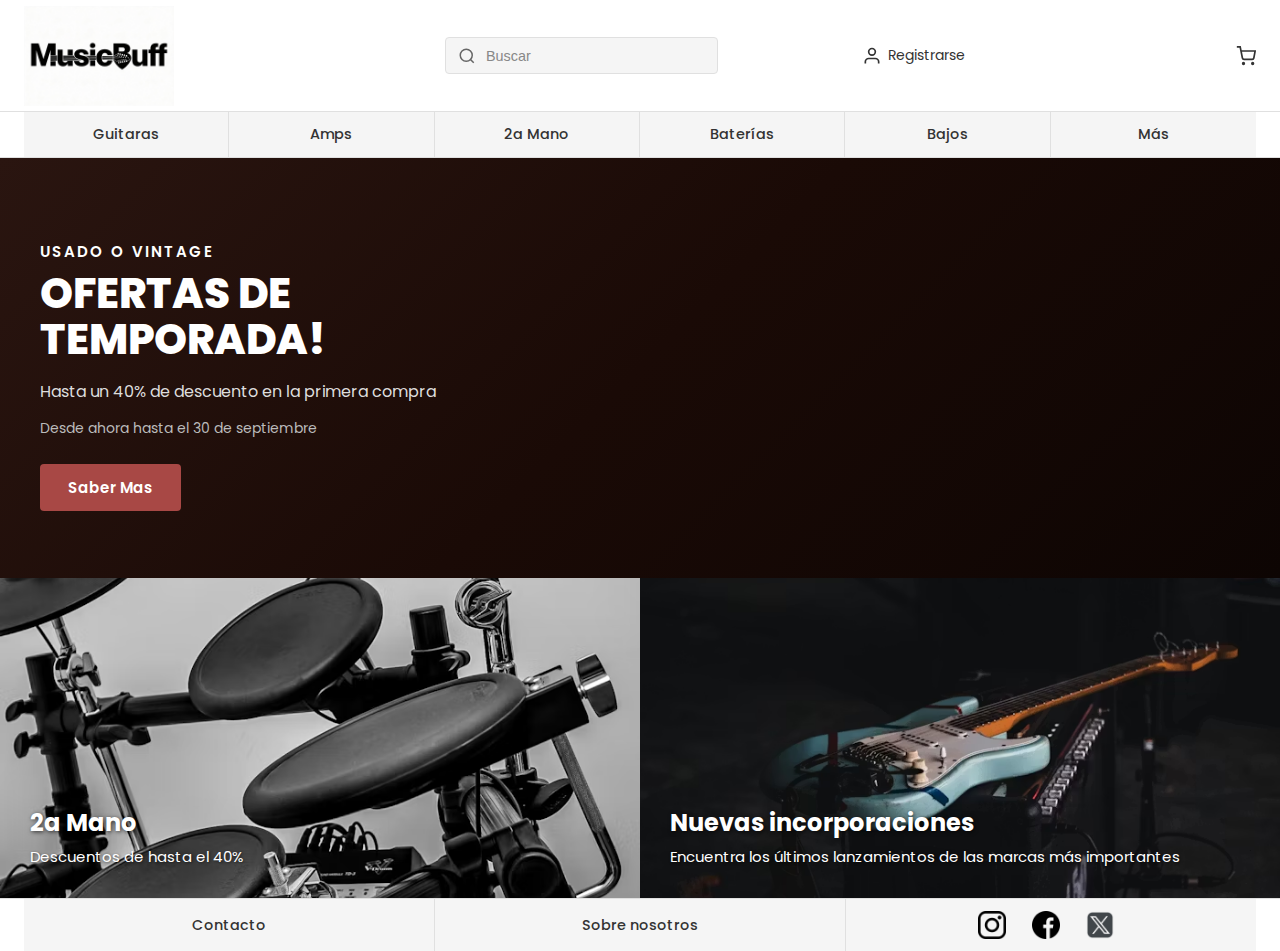
<file: index.html>
<!DOCTYPE html>
<html lang="en">
<head>
  <meta charset="UTF-8">
  <meta name="viewport" content="width=device-width, initial-scale=1.0">
  <title>Music Buff – Instrumentos y quipo musical</title>
  <link rel="icon" href="img/favicon.jpg" type="image/jpeg">
  <link rel="stylesheet" href="CSS/style.css">
</head>
<body>
  <!-- SECCIÓN: Encabezado - logo, búsqueda, iniciar sesión, carrito -->
  <header>
    <div class="header-top">
      <a href="/" class="logo-wrap">
        <img src="img/Logo.png" alt="Music Buff" class="logo-img">
      </a>
      <div class="search-and-signin">
        <div class="search-wrap">
          <input type="search" class="search-bar" placeholder="Buscar" aria-label="Search">
        </div>
        <a href="#signin" class="header-signin">
          <svg xmlns="http://www.w3.org/2000/svg" viewBox="0 0 24 24" fill="none" stroke="currentColor" stroke-width="2"><path d="M20 21v-2a4 4 0 0 0-4-4H8a4 4 0 0 0-4 4v2"/><circle cx="12" cy="7" r="4"/></svg>
          Registrarse
        </a>
      </div>
      <div class="header-actions">
        <a href="#cart" aria-label="Cart">
          <svg xmlns="http://www.w3.org/2000/svg" viewBox="0 0 24 24" fill="none" stroke="currentColor" stroke-width="2"><circle cx="9" cy="21" r="1"/><circle cx="20" cy="21" r="1"/><path d="M1 1h4l2.68 13.39a2 2 0 0 0 2 1.61h9.72a2 2 0 0 0 2-1.61L23 6H6"/></svg>
        </a>
      </div>
    </div>
    <!-- SECCIÓN: Navegación - enlaces principales de categorías -->
    <nav class="nav-main">
      <div class="nav-main-inner">
        <ul class="nav-links">
          <li><a href="#guitars">Guitaras</a></li>
          <li><a href="#amps">Amps</a></li>
          <li><a href="#2ndhand">2a Mano</a></li>
          <li><a href="#drums">Baterías</a></li>
          <li><a href="#bass">Bajos</a></li>
          <li><a href="#more">Más</a></li>
        </ul>
      </div>
    </nav>
  </header>

  <!-- SECCIÓN: Contenido principal -->
  <main>
    <!-- Subsección: Hero - cartel de oferta destacada -->
    <section class="hero" aria-label="Featured offer">
      <div class="hero-content">
        <p class="hero-label">Usado o vintage</p>
        <h1 class="hero-title">Ofertas de Temporada!</h1>
        <p class="hero-sub"> Hasta un 40% de descuento en la primera compra</p>
        <p class="hero-date">Desde ahora hasta el 30 de septiembre</p>
        <a href="deals.html" class="hero-cta">Saber Mas</a>
      </div>
    </section>

    <!-- Subsección: Promociones/Tarjetas - enlaces rápidos a promociones -->
    <section class="cards-section" aria-label="Promotions">
      <!-- Tarjeta 1: enlace a la página de descuentos/segunda mano -->
      <a href="deals.html" class="card">
        <div class="card-content">
          <h2 class="card-title">2a Mano</h2>
          <p class="card-desc">Descuentos de hasta el 40% </p>
        </div>
      </a>
      <!-- Tarjeta 2: enlace a la página de novedades / portfolio -->
      <a href="newarrivals.html" class="card">
        <div class="card-content">
          <h2 class="card-title">Nuevas incorporaciones</h2>
          <p class="card-desc">Encuentra los últimos lanzamientos de las marcas más importantes</p>
        </div>
      </a>
    </section>
  </main>

  <footer class="site-footer">
    <div class="footer-blocks">
      <div class="footer-block"><a href="contacto.html">Contacto</a></div>
      <div class="footer-block"><a href="learn.html">Sobre nosotros</a></div>
      <div class="footer-block footer-social">
        <span class="footer-icon" aria-label="Instagram">
          <img src="img/logotipo-de-instagram.png" alt="Instagram">
        </span>
        <span class="footer-icon" aria-label="Facebook">
          <img src="img/facebook.png" alt="Facebook">
        </span>
        <span class="footer-icon" aria-label="Logotipos">
          <img src="img/logotipos.png" alt="Logotipos">
        </span>
      </div>
    </div>
  </footer>
</body>
</html>
</file>
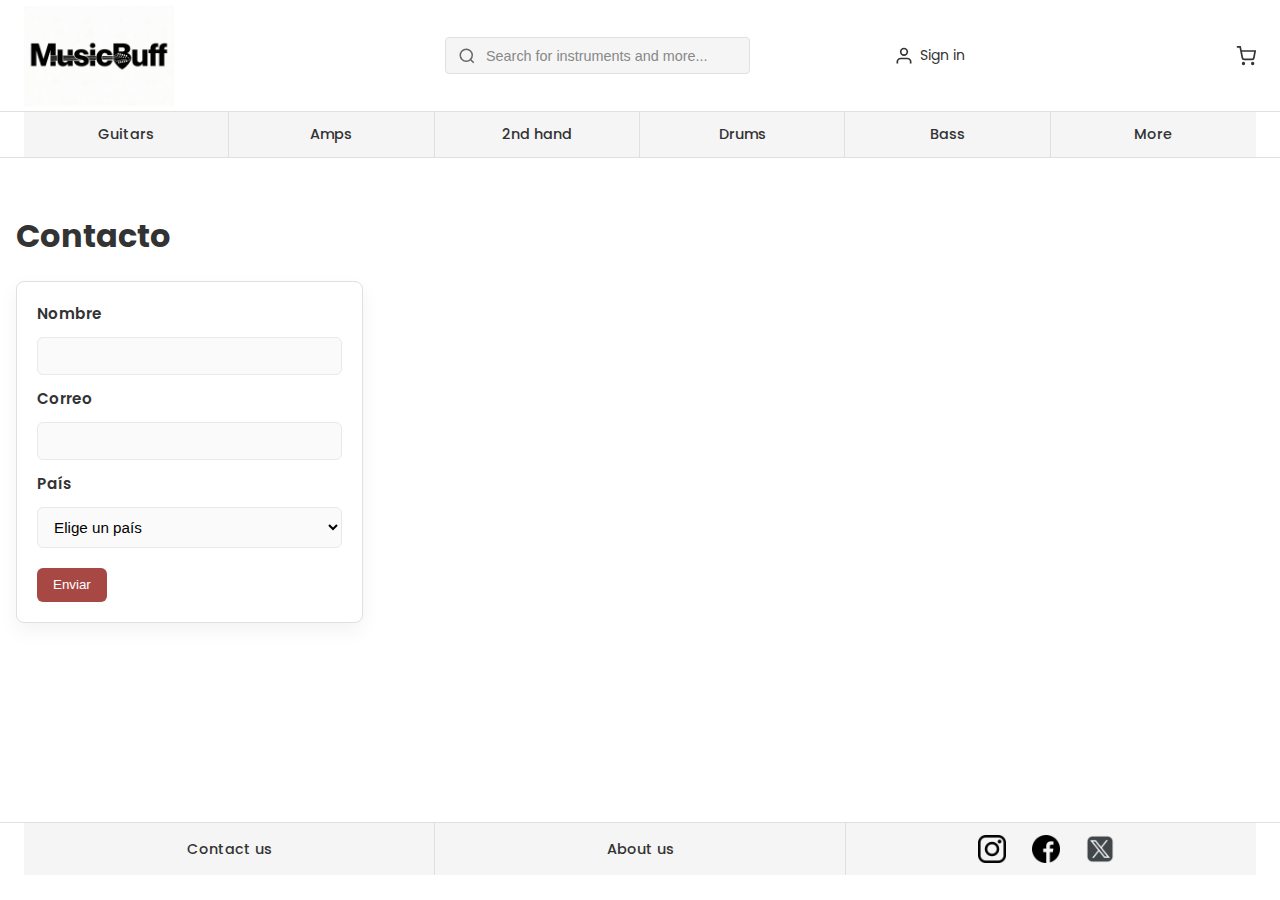
<file: contacto.html>
<!DOCTYPE html>
<html lang="es">
<head>
  <meta charset="UTF-8">
  <meta name="viewport" content="width=device-width, initial-scale=1.0">
  <title>Contacto - Music Buff</title>
  <link rel="icon" href="img/favicon.jpg" type="image/jpeg">
  <link rel="stylesheet" href="CSS/style.css">
  <link rel="stylesheet" href="CSS/contacto.css">
</head>
<body>
  <!-- SECCIÓN: Encabezado - logo, búsqueda, iniciar sesión, carrito -->
  <header>
    <div class="header-top">
      <a href="/" class="logo-wrap">
        <img src="img/Logo.png" alt="Music Buff" class="logo-img">
      </a>
      <div class="search-and-signin">
        <div class="search-wrap">
          <input type="search" class="search-bar" placeholder="Search for instruments and more..." aria-label="Search">
        </div>
        <a href="#signin" class="header-signin">
          <svg xmlns="http://www.w3.org/2000/svg" viewBox="0 0 24 24" fill="none" stroke="currentColor" stroke-width="2"><path d="M20 21v-2a4 4 0 0 0-4-4H8a4 4 0 0 0-4 4v2"/><circle cx="12" cy="7" r="4"/></svg>
          Sign in
        </a>
      </div>
      <div class="header-actions">
        <a href="#cart" aria-label="Cart">
          <svg xmlns="http://www.w3.org/2000/svg" viewBox="0 0 24 24" fill="none" stroke="currentColor" stroke-width="2"><circle cx="9" cy="21" r="1"/><circle cx="20" cy="21" r="1"/><path d="M1 1h4l2.68 13.39a2 2 0 0 0 2 1.61h9.72a2 2 0 0 0 2-1.61L23 6H6"/></svg>
        </a>
      </div>
    </div>
    <!-- SECCIÓN: Navegación - enlaces principales de categorías -->
    <nav class="nav-main">
      <div class="nav-main-inner">
        <ul class="nav-links">
          <li><a href="#guitars">Guitars</a></li>
          <li><a href="#amps">Amps</a></li>
          <li><a href="#2ndhand">2nd hand</a></li>
          <li><a href="#drums">Drums</a></li>
          <li><a href="#bass">Bass</a></li>
          <li><a href="#more">More</a></li>
        </ul>
      </div>
    </nav>
  </header>

  <!-- SECCIÓN: Contenido principal - Formulario de contacto -->
  <main>
    <div class="contact-container">
      <section class="contact-section" aria-label="Formulario de contacto">
        <div class="container">
          <div class="contact-left">
            <h1>Contacto</h1>
            <form action="#" method="post" class="contact-form">
              <label for="name">Nombre</label>
              <input type="text" id="name" name="name" required>

              <label for="email">Correo</label>
              <input type="email" id="email" name="email" required>

              <label for="country">País</label>
              <select id="country" name="country" required>
                <option value="">Elige un país</option>
                <option value="es">España</option>
                <option value="it">Italia</option>
                <option value="us">EEUU</option>
                <option value="gb">Inglaterra</option>
              </select>

              <button type="submit" class="btn">Enviar</button>
            </form>
          </div>
          <div class="contact-right" aria-hidden="true"></div>
        </div>
      </section>
<!--seccion de iframe para mapa de google-->
      <iframe src="https://www.google.com/maps/embed?pb=!4v1771149703894!6m8!1m7!1sp4TQLvNBXeH2f0UzHAdMTg!2m2!1d28.1310122652378!2d-15.44357846771707!3f293.7280259688382!4f5.436987297053577!5f0.7820865974627469" width="600" height="450" style="border:0;" allowfullscreen="" loading="lazy" referrerpolicy="no-referrer-when-downgrade"></iframe>
    </div>

  </main>

  <footer class="site-footer">
    <div class="footer-blocks">
      <div class="footer-block">Contact us</div>
      <div class="footer-block">About us</div>
      <div class="footer-block footer-social">
        <span class="footer-icon" aria-label="Instagram">
          <img src="img/logotipo-de-instagram.png" alt="Instagram">
        </span>
        <span class="footer-icon" aria-label="Facebook">
          <img src="img/facebook.png" alt="Facebook">
        </span>
        <span class="footer-icon" aria-label="Logotipos">
          <img src="img/logotipos.png" alt="Logotipos">
        </span>
      </div>
    </div>
  </footer>
</body>
</html>
</file>
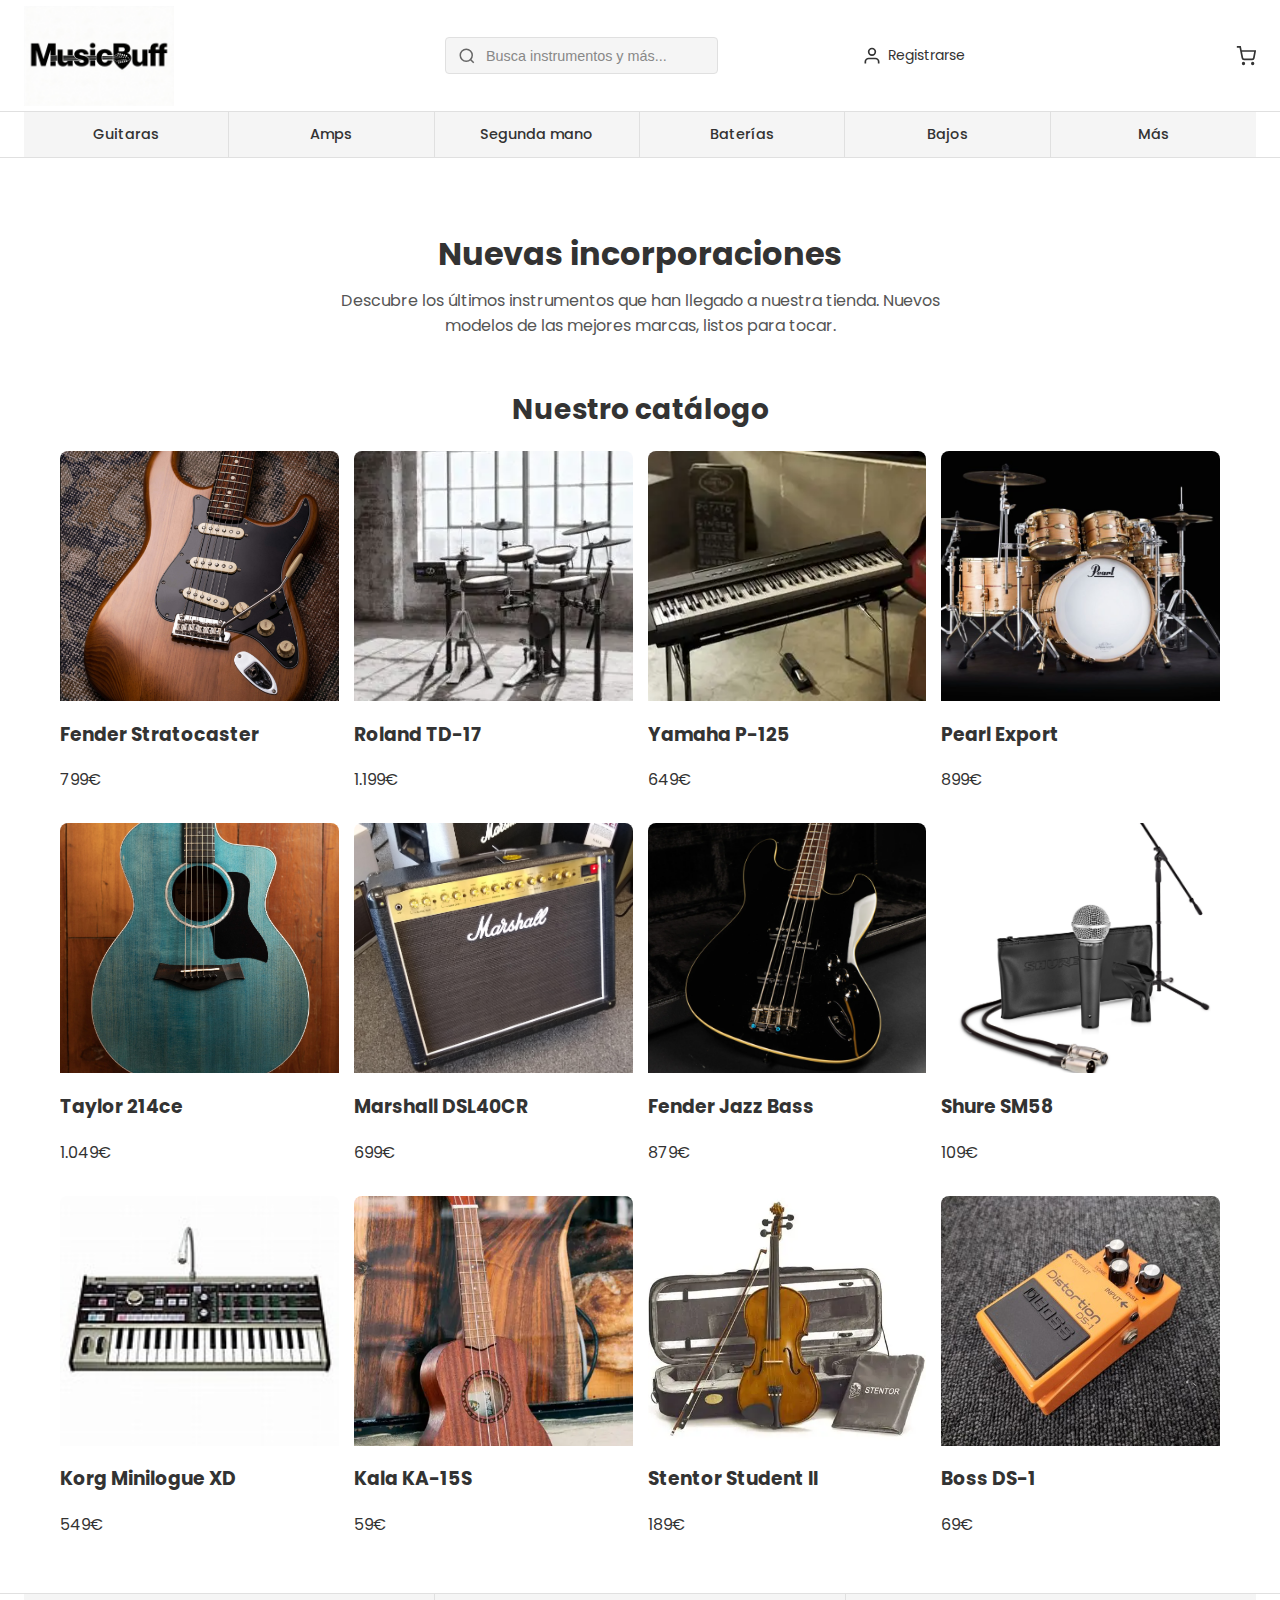
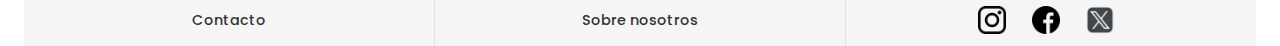
<file: newarrivals.html>
<!DOCTYPE html>
<html lang="es">
<head>
  <meta charset="UTF-8">
  <meta name="viewport" content="width=device-width, initial-scale=1.0">
  <title>Nuevas incorporaciones - Music Buff</title>
  <link rel="icon" href="img/favicon.jpg" type="image/jpeg">
  <link rel="stylesheet" href="CSS/style.css">
  <!-- css de esta pagina -->
  <link rel="stylesheet" href="CSS/newarrivals.css">
</head>
<body>

  <!-- header igual que en las demas paginas -->
  <header>
    <div class="header-top">
      <a href="index.html" class="logo-wrap">
        <img src="img/Logo.png" alt="Music Buff" class="logo-img">
      </a>
      <div class="search-and-signin">
        <div class="search-wrap">
          <input type="search" class="search-bar" placeholder="Busca instrumentos y más..." aria-label="Buscar">
        </div>
        <a href="#signin" class="header-signin">
          <svg xmlns="http://www.w3.org/2000/svg" viewBox="0 0 24 24" fill="none" stroke="currentColor" stroke-width="2"><path d="M20 21v-2a4 4 0 0 0-4-4H8a4 4 0 0 0-4 4v2"/><circle cx="12" cy="7" r="4"/></svg>
          Registrarse
        </a>
      </div>
      <div class="header-actions">
        <a href="#cart" aria-label="Carrito">
          <svg xmlns="http://www.w3.org/2000/svg" viewBox="0 0 24 24" fill="none" stroke="currentColor" stroke-width="2"><circle cx="9" cy="21" r="1"/><circle cx="20" cy="21" r="1"/><path d="M1 1h4l2.68 13.39a2 2 0 0 0 2 1.61h9.72a2 2 0 0 0 2-1.61L23 6H6"/></svg>
        </a>
      </div>
    </div>
    <!-- Navegación principal -->
    <nav class="nav-main">
      <div class="nav-main-inner">
        <ul class="nav-links">
          <li><a href="index.html">Guitaras</a></li>
          <li><a href="#amps">Amps</a></li>
          <li><a href="deals.html">Segunda mano</a></li>
          <li><a href="#drums">Baterías</a></li>
          <li><a href="#bass">Bajos</a></li>
          <li><a href="#more">Más</a></li>
        </ul>
      </div>
    </nav>
  </header>

  <main>

    <!-- introduccion -->
    <section class="arrivals-intro">
      <h1>Nuevas incorporaciones</h1>
      <p>Descubre los últimos instrumentos que han llegado a nuestra tienda.
         Nuevos modelos de las mejores marcas, listos para tocar.</p>
    </section>

    <!-- portfolio / galeria de productos con efecto hover -->
    <section class="portfolio-section">
      <h2>Nuestro catálogo</h2>

      <div class="portfolio-grid" id="portfolio">

        <!-- item 1 -->
        <div class="portfolio-item">
          <img src="img/STRAt.png" alt="Guitarra eléctrica Fender Stratocaster azul">
          <div class="portfolio-overlay">
            <h3>Fender Stratocaster</h3>
            <p>799€</p>
          </div>
        </div>

        <!-- item 2 -->
        <div class="portfolio-item">
          <img src="img/Rolland.png" alt="Batería electrónica Roland TD-17">
          <div class="portfolio-overlay">
            <h3>Roland TD-17</h3>
            <p>1.199€</p>
          </div>
        </div>

        <!-- item 3 -->
        <div class="portfolio-item">
          <img src="img/yamaha125.png" alt="Piano digital Yamaha P-125">
          <div class="portfolio-overlay">
            <h3>Yamaha P-125</h3>
            <p>649€</p>
          </div>
        </div>

        <!-- item 4 -->
        <div class="portfolio-item">
          <img src="img/pearlexport.png" alt="Batería acústica Pearl Export">
          <div class="portfolio-overlay">
            <h3>Pearl Export</h3>
            <p>899€</p>
          </div>
        </div>

        <!-- el resto de items usan imagenes de picsum.photos como placeholder -->
        <div class="portfolio-item">
          <img src="img/taylor1.jpg" alt="Guitarra acústica Taylor modelo 214ce">
          <div class="portfolio-overlay">
            <h3>Taylor 214ce</h3>
            <p>1.049€</p>
          </div>
        </div>

        <div class="portfolio-item">
          <img src="img/Marshal.png" alt="Amplificador Marshall DSL40CR">
          <div class="portfolio-overlay">
            <h3>Marshall DSL40CR</h3>
            <p>699€</p>
          </div>
        </div>

        <div class="portfolio-item">
          <img src="img/jasbass.png" alt="Bajo eléctrico Fender Jazz Bass">
          <div class="portfolio-overlay">
            <h3>Fender Jazz Bass</h3>
            <p>879€</p>
          </div>
        </div>

        <div class="portfolio-item">
          <img src="img/shuremic.png" alt="Micrófono Shure SM58 para vocalistas">
          <div class="portfolio-overlay">
            <h3>Shure SM58</h3>
            <p>109€</p>
          </div>
        </div>

        <div class="portfolio-item">
          <img src="img/Korgkeyboard.jfif" alt="Teclado sintetizador Korg Minilogue XD">
          <div class="portfolio-overlay">
            <h3>Korg Minilogue XD</h3>
            <p>549€</p>
          </div>
        </div>

        <div class="portfolio-item">
          <img src="img/KalaUkelele.png" alt="Ukulele Kala KA-15S soprano">
          <div class="portfolio-overlay">
            <h3>Kala KA-15S</h3>
            <p>59€</p>
          </div>
        </div>

        <div class="portfolio-item">
          <img src="img/Stentorviolin.png" alt="Violín Stentor Student modelo II">
          <div class="portfolio-overlay">
            <h3>Stentor Student II</h3>
            <p>189€</p>
          </div>
        </div>

        <div class="portfolio-item">
          <img src="img/bossfooter.jpg" alt="Pedal de efectos Boss DS-1 Distortion">
          <div class="portfolio-overlay">
            <h3>Boss DS-1</h3>
            <p>69€</p>
          </div>
        </div>

      </div>
    </section>
  </main>

  <!-- footer -->
  <footer class="site-footer">
    <div class="footer-blocks">
      <div class="footer-block"><a href="contacto.html">Contacto</a></div>
      <div class="footer-block"><a href="learn.html">Sobre nosotros</a></div>
      <div class="footer-block footer-social">
        <span class="footer-icon" aria-label="Instagram">
          <img src="img/logotipo-de-instagram.png" alt="Instagram">
        </span>
        <span class="footer-icon" aria-label="Facebook">
          <img src="img/facebook.png" alt="Facebook">
        </span>
        <span class="footer-icon" aria-label="Logotipos">
          <img src="img/logotipos.png" alt="Logotipos">
        </span>
      </div>
    </div>
  </footer>

</body>
</html>
</file>
<file: CSS/contacto.css>
/* CONTACTO: estilos específicos para la página de contacto */

/* Contenedor principal que agrupa el formulario y el mapa en dos columnas */
.contact-container {
  max-width: 1400px;
  margin: 2rem auto;
  display: flex;
  gap: 2rem;
  align-items: flex-start;
  padding: 0 1rem;
}

/* Sección del formulario -  (flex: 0.4 la hace más fina) */
.contact-section {
  flex: 0.4;
  min-width: 0;
}

/* Contenedor interno del formulario */
.contact-section .container {
  display: flex;
  flex-direction: column;
  gap: 1rem;
}

/* Columna izquierda - ancho completo del contenedor */
.contact-left { width: 100%; }
.contact-right { flex: 1; }

/* iframe del mapa */
.contact-container iframe {
  flex: 1;
  min-width: 0;
  width: 100%;
  height: 600px; /* Mapa más largo */
}
.contact-form {
  width: 100%;
  background: #FFFFFF;
  border: 1px solid #e0e0e0;
  padding: 1.25rem;
  border-radius: 8px;
  box-shadow: 0 8px 20px rgba(15,15,15,0.05);
  display: flex;
  flex-direction: column;
  gap: 0.75rem;
}

/* Estilo de las etiquetas - letra más gruesa y legible */
.contact-form label { 
  font-weight: 600; 
  font-size: 0.95rem; 
}

/* Estilos de inputs y selects - bordes sutiles y fondo claro */
.contact-form input[type="text"],
.contact-form input[type="email"],
.contact-form select {
  width: 100%;
  padding: 0.6rem 0.75rem;
  border: 1px solid #e9e9e9;
  border-radius: 6px;
  background: #fafafa;
  font-size: 0.95rem;
}

/* Los radio y checkbox no deben ocupar todo el ancho */
.contact-form input[type="radio"],
.contact-form input[type="checkbox"] {
  width: auto;
}

/* Enfoque en inputs - cambio de color y fondo cuando están activos */
.contact-form input:focus,
.contact-form select:focus { 
  outline: none; 
  border-color: #a84845; 
  background: #fff; 
}

/* Botón de envío - estilos personalizados con color rojo */
.contact-form .btn {
  margin-top: 0.5rem;
  align-self: flex-start;
  padding: 0.6rem 1rem;
  background: #a84845;
  color: #fff;
  border: none;
  border-radius: 6px;
  cursor: pointer;
}
/* fieldset de los radios */
.contact-fieldset {
  border: 1px solid #e9e9e9;
  border-radius: 6px;
  padding: 10px;
  margin: 0;
}
.contact-fieldset legend {
  font-weight: 600;
  font-size: 15px;
}
.contact-fieldset label {
  display: block;
  margin: 5px 0;
  font-weight: 400;
}

/* checkbox de condiciones */
.checkbox-label {
  display: flex;
  align-items: center;
  gap: 8px;
  font-size: 14px;
}

/* Media query para pantallas pequeñas - apila las columnas verticalmente */
@media (max-width: 900px) {
  .contact-container {
    flex-direction: column; /* Cambia las columnas a filas */
    padding: 0 1rem;
  }
  .contact-section { width: 100%; }
  
  /* En móviles, el mapa es más corto */
  .contact-container iframe {
    width: 100%;
    height: 300px;
  }
  .contact-left { max-width: none; }
  .contact-form { width: 100%; }
}

/* movil */
@media (max-width: 480px) {
  .contact-left h1 { font-size: 22px; }
  .contact-form label { font-size: 13px; }
  .contact-form input,
  .contact-form select { font-size: 13px; padding: 8px; }
  .contact-container iframe { height: 250px; }
}
</file>
<file: CSS/newarrivals.css>
/* estilos de la pagina de novedades */

/* titulo */
.arrivals-intro {
  max-width: 900px;
  margin: 30px auto;
  padding: 20px;
  text-align: center;
}

.arrivals-intro h1 {
  font-size: 32px;
  margin-bottom: 10px;
}

.arrivals-intro p {
  color: #555;
  max-width: 600px;
  margin: 0 auto;
  line-height: 1.6;
}

/* seccion del portfolio */
.portfolio-section {
  max-width: 1200px;
  margin: 0 auto;
  margin-bottom: 40px;
  padding: 0 20px;
}

.portfolio-section h2 {
  text-align: center;
  font-size: 28px;
  margin-bottom: 20px;
}

/* grid de 4 columnas para las imagenes */
.portfolio-grid {
  display: grid;
  grid-template-columns: repeat(4, 1fr);
  gap: 15px;
}

/* overflow hidden para que el zoom no se salga del cuadro */
.portfolio-item {
  position: relative;
  overflow: hidden;
  border-radius: 8px;
}

.portfolio-item img {
  width: 100%;
  height: 250px;
  object-fit: cover;
  display: block;
  transition: transform 0.4s;
}

/* tablet */
@media (max-width: 900px) {
  .portfolio-grid {
    grid-template-columns: repeat(2, 1fr);
  }
  .arrivals-intro h1 {
    font-size: 26px;
  }
  .info-cards {
    flex-direction: column;
  }
}

/* movil */
@media (max-width: 480px) {
  .portfolio-grid {
    grid-template-columns: 1fr;
  }
  .arrivals-intro h1 {
    font-size: 22px;
  }
  .portfolio-item img {
    height: 200px;
  }
}
</file>
<file: CSS/style.css>
/* fuente de google fonts */
@import url('https://fonts.googleapis.com/css2?family=Poppins:wght@400;500;600;700;800&display=swap');

/* reseteo y fuente */
*, *::before, *::after { box-sizing: border-box; }
body { margin: 0; font-family: 'Poppins', sans-serif; color: #333; }

/* ENCABEZADO: Franja superior
  Contiene: logo, búsqueda, enlace para iniciar sesión y acceso al carrito
*/
.header-top {
  background: #FFFFFF;
  border-bottom: 1px solid #e0e0e0;
  padding: 0.35rem 1.5rem;
  display: flex;
  align-items: center;
  justify-content: space-between;
  gap: 1rem;
  flex-wrap: wrap;
}

/* Logo - contenedor del logotipo */
.logo-wrap {
  display: flex;
  align-items: center;
  text-decoration: none;
  color: inherit;
}

.logo-wrap .logo-img {
  display: block;
  max-height: 100px;
  width: auto;
  object-fit: contain;
}

/* Búsqueda y acceso de usuario
   contenedor del buscador y enlace de inicio de sesión
*/
.search-and-signin {
  display: flex;
  align-items: center;
  gap: 9rem;
  flex: 1;
  max-width: 520px;
  margin: 0 auto;
}
.search-wrap {
  flex: 1;
  min-width: 0;
}
.search-bar {
  width: 100%;
  padding: 0.6rem 1rem 0.6rem 2.5rem;
  border: 1px solid #e0e0e0;
  border-radius: 4px;
  background: #f5f5f5;
  font-size: 0.9rem;
  background-image: url("data:image/svg+xml,%3Csvg xmlns='http://www.w3.org/2000/svg' width='18' height='18' viewBox='0 0 24 24' fill='none' stroke='%23666' stroke-width='2'%3E%3Ccircle cx='11' cy='11' r='8'/%3E%3Cpath d='m21 21-4.35-4.35'/%3E%3C/svg%3E");
  background-repeat: no-repeat;
  background-position: 0.75rem center;
}
.search-bar::placeholder { color: #888; }
.search-bar:focus { outline: none; border-color: #a84845; background-color: #FFFFFF; }

/* Enlace 'Iniciar sesión' */
.header-signin {
  display: flex;
  align-items: center;
  gap: 0.35rem;
  color: #333;
  text-decoration: none;
  font-size: 0.875rem;
  flex-shrink: 0;
}
.header-signin:hover { color: #8b3a37; }
.header-signin svg { width: 20px; height: 20px; flex-shrink: 0; }
/* Acciones del encabezado (p. ej. carrito) */
.header-actions {
  display: flex;
  align-items: center;
  gap: 1.25rem;
}
.header-actions a {
  display: flex;
  align-items: center;
  gap: 0.35rem;
  color: #333;
  text-decoration: none;
  font-size: 0.875rem;
}
.header-actions a:hover { color: #8b3a37; }
.header-actions svg { width: 20px; height: 20px; flex-shrink: 0; }

/* NAVEGACIÓN PRINCIPAL: enlaces de categoría */
.nav-main {
  background: #FFFFFF;
  border-bottom: 1px solid #e0e0e0;
  padding: 0 1.5rem;
}
.nav-main-inner {
  display: flex;
  align-items: center;
  justify-content: center;
  flex-wrap: wrap;
  gap: 0.5rem;
  width: 100%;
}
.nav-links {
  display: flex;
  justify-content: space-between;
  align-items: stretch;
  width: 100%;
  list-style: none;
  margin: 0;
  padding: 0;
}
.nav-links li {
  flex: 1;
  display: flex;
}
.nav-links a {
  flex: 1;
  display: flex;
  align-items: center;
  justify-content: center;
  padding: 0.75rem 0.5rem;
  color: #333;
  text-decoration: none;
  font-size: 0.9rem;
  font-weight: 500;
  background: #f5f5f5;
  border-right: 1px solid #e0e0e0;
  transition: background 0.2s, color 0.2s;
}
.nav-links li:last-child a { border-right: none; }
.nav-links a:hover {
  background: #e8d8d7;
  color: #8b3a37;
}

/* banner principal con la oferta */
.hero {
  min-height: 420px;
  background: linear-gradient(135deg, #2a1510, #1a0a06, #0d0503);
  padding: 40px;
  display: flex;
  align-items: center;
}
.hero-content {
  max-width: 520px;
  color: white;
}
.hero-label {
  font-size: 15px;
  letter-spacing: 2px;
  text-transform: uppercase;
  margin-bottom: 8px;
  font-weight: 600;
}
.hero-title {
  font-size: 42px;
  font-weight: 800;
  text-transform: uppercase;
  line-height: 1.1;
  margin: 0;
  margin-bottom: 8px;
}
.hero-sub {
  font-size: 16px;
  color: #ddd;
  margin-bottom: 4px;
}
.hero-date {
  font-size: 14px;
  color: #bbb;
  margin-bottom: 25px;
}
/* boton de "get details" */
.hero-cta {
  display: inline-block;
  padding: 12px 28px;
  background: #a84845;
  color: white;
  text-decoration: none;
  font-weight: 600;
  font-size: 15px;
  border-radius: 4px;
  border: none;
}
.hero-cta:hover { background: #8b3a37; }

/* tarjetas de promociones */
.cards-section {
  display: flex;
  max-width: 1400px;
  margin: 0 auto;
}

.card {
  width: 50%;
  padding: 30px;
  min-height: 320px;
  display: flex;
  flex-direction: column;
  justify-content: flex-end;
  text-decoration: none;
  color: white;
  background-size: cover;
  background-position: center;
}

/* fondo de cada tarjeta */
.card:nth-child(1) {
  background-image: url('../img/Bateria%20electrica.avif');
}
.card:nth-child(2) {
  background-image: url('../img/Guitarra%20azul.avif');
}

.card-title {
  font-size: 24px;
  font-weight: 700;
  margin: 0;
  margin-bottom: 5px;
  /* sombra para que se lea sobre la imagen */
  text-shadow: 1px 1px 4px rgba(0,0,0,0.7);
}
.card-desc {
  font-size: 15px;
  margin: 0;
  text-shadow: 1px 1px 3px rgba(0,0,0,0.6);
}
.card:hover .card-title { text-decoration: underline; }

/* FOOTER: pie de pagina */
.site-footer {
  background: #FFFFFF;
  border-top: 1px solid #e0e0e0;
  padding: 0 1.5rem;
}
.footer-blocks {
  display: flex;
  justify-content: space-between;
  align-items: stretch;
  width: 100%;
  max-width: 1400px;
  margin: 0 auto;
}
.footer-block {
  flex: 1;
  display: flex;
  align-items: center;
  justify-content: center;
  padding: 0.75rem 0.5rem;
  color: #333;
  font-size: 0.9rem;
  font-weight: 500;
  background: #f5f5f5;
  border-right: 1px solid #e0e0e0;
  transition: background 0.2s, color 0.2s;
}
.footer-block:last-child { border-right: none; }
.footer-block:not(.footer-social):hover {
  background: #e8d8d7;
  color: #8b3a37;
}
.footer-social {
  gap: 1rem;
  display: flex;
  justify-content: center;
}
.footer-social a,
.footer-social .footer-icon {
  display: flex;
  align-items: center;
  justify-content: center;
  color: #333;
}

/* ICONOS FOOTER: tamaño y espaciado
   - Se usa `object-fit: contain` para mantener proporción sin deformar
   - Los tamaños se ajustan en pantallas pequeñas vía media query
*/
.footer-social img {
  width: 28px;
  height: 28px;
  object-fit: contain;
  display: inline-block;
  vertical-align: middle;
  margin-right: 10px;
}
.footer-social a:last-child img { margin-right: 0; }

/* MEDIA: ajustes responsive para iconos del footer APRENDER */
@media (max-width: 600px) {
  .footer-social img {
    width: 20px;
    height: 20px;
    margin-right: 8px;
  }
}

@media (max-width: 900px) {
  .cards-section { flex-direction: column; }
  .card { width: 100%; }
  .hero { padding: 25px; }
  .hero-title { font-size: 30px; }
  .header-top { flex-direction: column; align-items: stretch; }
  .search-and-signin { max-width: none; }
  .nav-main-inner { flex-direction: column; align-items: flex-start; }
  .footer-blocks { flex-direction: column; }
  .footer-block { border-right: none; border-bottom: 1px solid #e0e0e0; }
  .footer-block:last-child { border-bottom: none; }
}
/* para moviles pequeños */
@media (max-width: 480px) {
  .hero-title { font-size: 24px; }
  .hero-sub { font-size: 14px; }
  .hero-cta { padding: 8px 20px; font-size: 14px; }
  .nav-links a { font-size: 12px; padding: 8px 4px; }
  .search-bar { font-size: 13px; }
  .logo-wrap .logo-img { max-height: 60px; }
  .footer-block { font-size: 13px; padding: 8px; }
}

/* para que los enlaces del footer no se vean azules */
.footer-block a {
  color: inherit;
  text-decoration: none;
}
.footer-block a:hover {
  color: #a84845;
}
</file>
